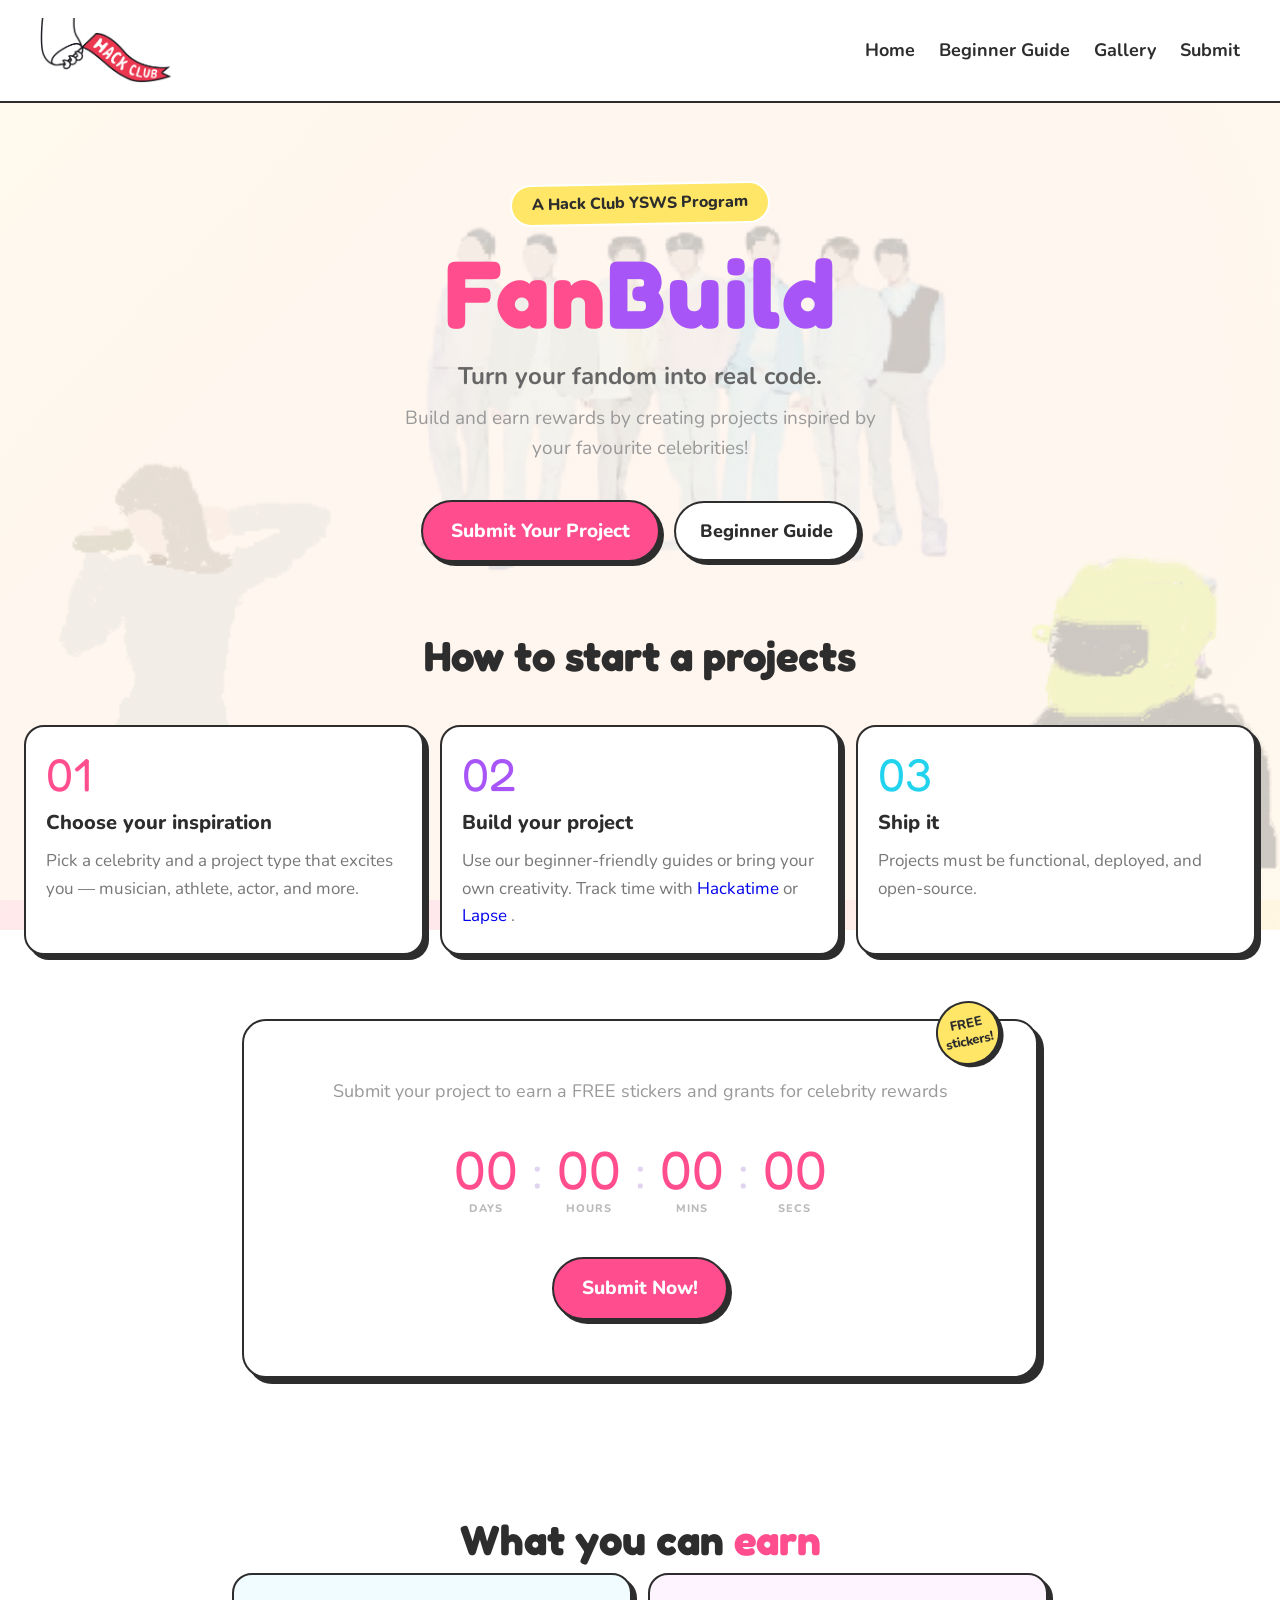
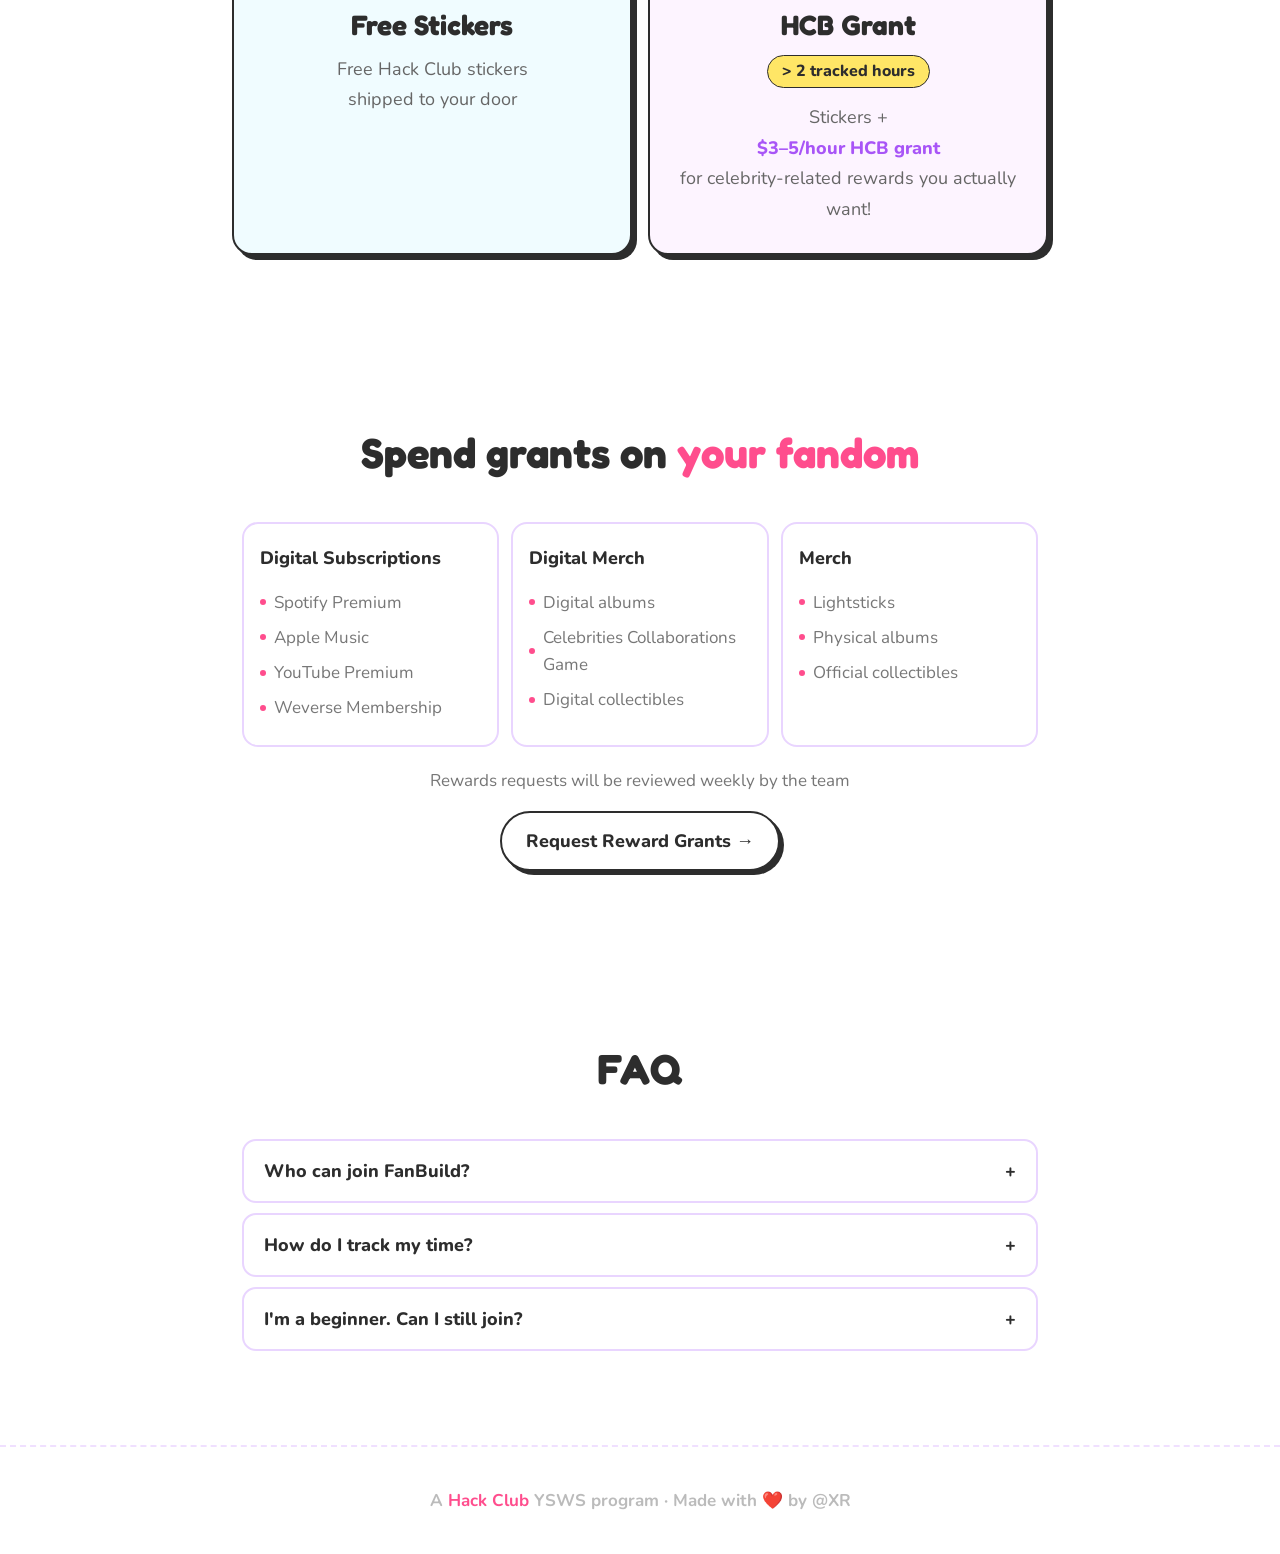
<file: index.html>
<!DOCTYPE html>
<html lang="en">
    <head>
        <meta charset="UTF-8">
        <meta name="viewport" content="width=device-width, initial-scale=1.0">
        <title>FanBuild — Turn your fandom into real code</title>
        <link rel="stylesheet" href="style.css">
        <link rel="preconnect" href="https://fonts.googleapis.com">
        <link rel="preconnect" href="https://fonts.gstatic.com" crossorigin>
        <link href="https://fonts.googleapis.com/css2?family=Fredoka+One&family=Nunito:wght@400;600;700;800&display=swap" rel="stylesheet">
    </head>
    
    <body>

        <nav>
            <div class="nav-logo"><img src="img/hackclub logo.png" alt="FanBuild Logo"></div>
            <div class="nav-links">
                <a href="index.html" class = "active">Home</a>
                <a href="">Beginner Guide</a>
                <a href="gallery.html">Gallery</a>
                <a href="#submit">Submit</a>
            </div>
        </nav>

        <section class="hero">
            <p class="badge">A Hack Club YSWS Program</p>
            <h1><span class = "pink">Fan</span><span class = "purple">Build</span></h1>
            <p class="tagline">Turn your fandom into real code.</p>
            <p class="sub">Build and earn rewards by creating projects inspired by your favourite celebrities!</p>
            <div class = "hero-btns">
                <a href="#submit" class="btn-main">Submit Your Project</a>
                <a href="" class="btn-outline">Beginner Guide</a>
            </div>
        </section>

        <section id="how-it-works">
            <div class = "sec-center">
                <h2 class = "sec-title">How to start a projects</h2>
            </div>

            <div class="steps">

                <div class="step">
                    <span class="step-num">01</span>
                    <h3>Choose your inspiration</h3>
                    <p>Pick a celebrity and a project type that excites you — musician, athlete, actor, and more.</p>
                </div>
                
                <div class="step">
                    <span class="step-num">02</span>
                    <h3>Build your project</h3>
                    <p>Use our beginner-friendly guides or bring your own creativity. Track time with <a href="https://hackatime.hackclub.com/" target="_blank" rel="noopener noreferrer">Hackatime</a> or <a href="https://lapse.hackclub.com/" target="_blank" rel="noopener noreferrer">Lapse</a> .</p>
                </div>

                <div class="step">
                    <span class="step-num">03</span>
                    <h3>Ship it</h3>
                    <p>Projects must be functional, deployed, and open-source.</p>
                </div>
            </div>
        </section>

        <section id="submit" class="sec">
            <div class = "submit">
                <div class="sticker">FREE<br>stickers!</div>
                <p>Submit your project to earn a FREE stickers and grants for celebrity rewards</p>
                      <div class="countdown">
                        <div class="cnt">
                            <span class="cnt-n" id="days">--</span>
                            <span class="cnt-l">Days</span>
                        </div>
                        <span class="cnt-sep">:</span>
                        <div class="cnt">
                            <span class="cnt-n" id="hours">--</span>
                            <span class="cnt-l">Hours</span>
                        </div>
                        <span class="cnt-sep">:</span>
                        <div class="cnt">
                            <span class="cnt-n" id="mins">--</span>
                            <span class="cnt-l">Mins</span>
                        </div>
                        <span class="cnt-sep">:</span>
                        <div class="cnt">
                            <span class="cnt-n" id="secs">--</span>
                            <span class="cnt-l">Secs</span>
                        </div>
                    </div>
                <a href="" class="btn-main">Submit Now!</a>
            </div>
        </section>

        <section id="prizes" class="sec">
            <div class = "sec-center">
                <h2 class="sec-title">What you can <span class="accent">earn</span></h2>
                <div class="prize-grid">
                    <div class="prize-card prize1">
                        <h3 class="prize-title">Free Stickers</h3>
                        <p class="prize-desc">Free Hack Club stickers<br>shipped to your door</p>
                    </div>
                    <div class="prize-card prize2">
                        <h3 class="prize-title">HCB Grant</h3>
                        <span class="prize-time">> 2 tracked hours</span>
                        <p class="prize-desc">Stickers + <br><strong>$3–5/hour HCB grant</strong><br> for celebrity-related rewards you actually want!</p>
                    </div>
                </div>
            </div>
        </section>

        <section class="sec">
            <div class="sec-center">
                <h2 class="sec-title">Spend grants on <span class="accent">your fandom</span></h2>
            </div>

            <div class="grants-grid">
                <div class="grant-card">
                    <h4>Digital Subscriptions</h4>
                    <ul>
                        <li>Spotify Premium</li>
                        <li>Apple Music</li>
                        <li>YouTube Premium</li>
                        <li>Weverse Membership</li>
                    </ul>
                </div>
                <div class="grant-card">
                    <h4>Digital Merch</h4>
                    <ul>
                        <li>Digital albums</li>
                        <li>Celebrities Collaborations Game</li>
                        <li>Digital collectibles</li>
                    </ul>
                </div>
                <div class="grant-card">
                    <h4>Merch</h4>
                    <ul>
                        <li>Lightsticks</li>
                        <li>Physical albums</li>
                        <li>Official collectibles</li>
                    </ul>
                </div>
            </div>

            <p class="grants-note">Rewards requests will be reviewed weekly by the team</p>
            <div class="sec-center" style="margin-top: 16px;">
                <a href="" class="btn-outline">Request Reward Grants →</a>
            </div>
        </section>
        
        <section id="faq" class ="sec">
            <div class="sec-center">
                <h2 class="sec-title">FAQ</h2>
            </div>
            <div class="faq-item">
                <button class="faq-q" onclick="toggleFaq(this)">
                    Who can join FanBuild?
                    <span class="faq-arrow">+</span>
                </button>
                <div class="faq-a">
                    Anyone aged 13–18 who enjoys building or learning to code.
                </div>
            </div>

            <div class="faq-item">
                <button class="faq-q" onclick="toggleFaq(this)">
                    How do I track my time?
                    <span class="faq-arrow">+</span>
                </button>
                <div class="faq-a">
                    Software projects → Hackatime. <br>Art in software can be tracked using Lapse and cannot exceed 30% of the project hours. <br> Hardware/design → Lapse. 
                </div>
            </div>

            <div class="faq-item">
                <button class="faq-q" onclick="toggleFaq(this)">
                    I'm a beginner. Can I still join?
                    <span class="faq-arrow">+</span>
                </button>
                <div class="faq-a">
                    Yes — FanBuild is designed for beginners! We provide guides and examples to help you start.
                </div>
            </div>

        </section>

        <footer>
            <p>A <a href="https://hackclub.com">Hack Club</a> YSWS program · Made with ❤️ by @XR</p>
        </footer>
        <script src="script.js"></script>
    </body>
</html>
</file>
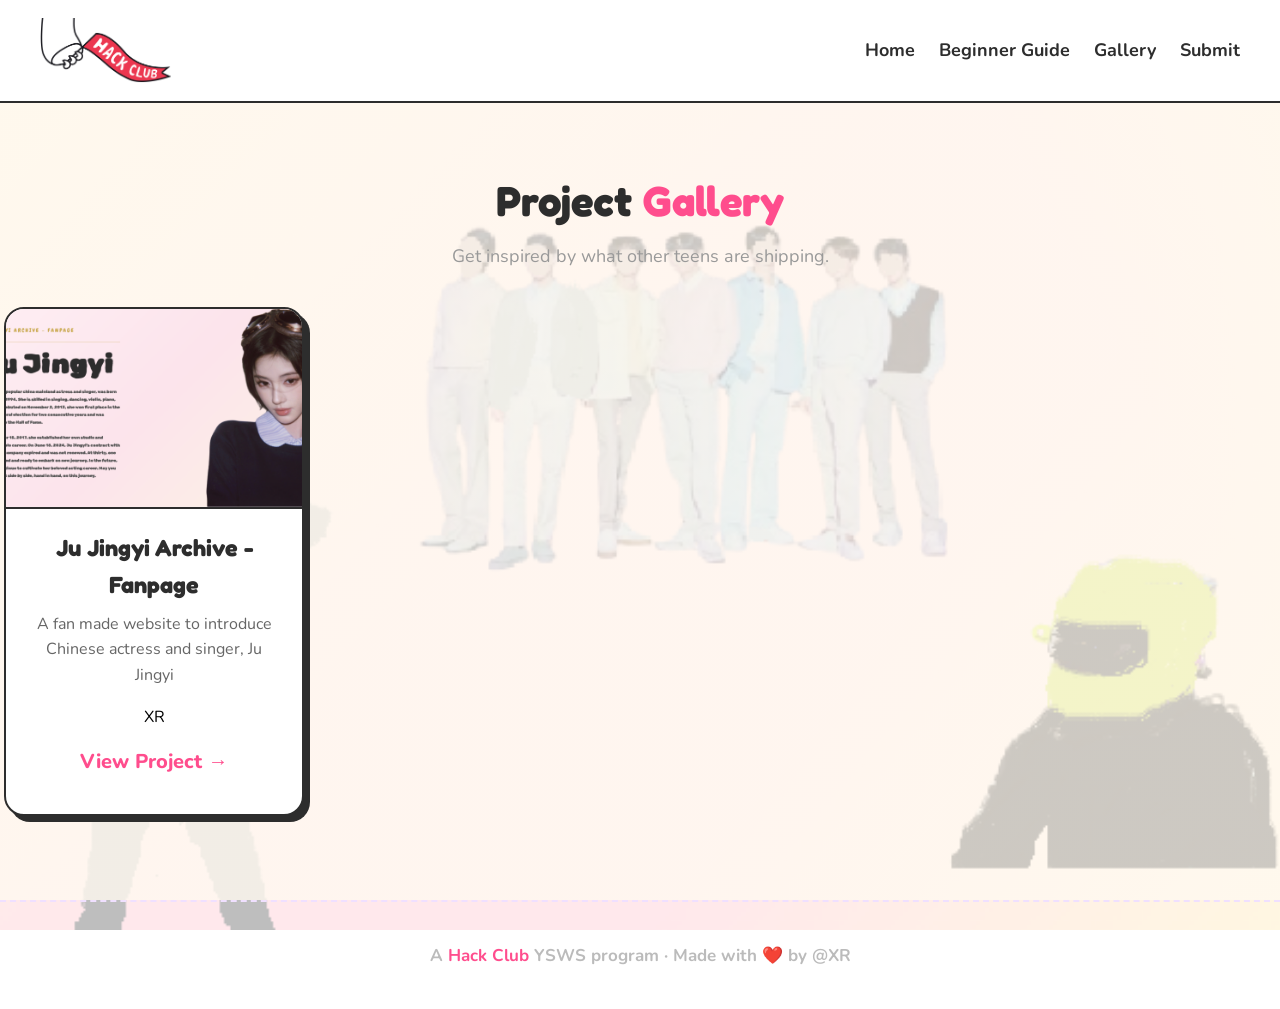
<file: gallery.html>
<!DOCTYPE html>
<html lang="en">
    <head>
        <meta charset="UTF-8">
        <meta name="viewport" content="width=device-width, initial-scale=1.0">
        <title>Gallery</title>
        <link rel="stylesheet" href="style.css">
        <link rel="preconnect" href="https://fonts.googleapis.com">
        <link rel="preconnect" href="https://fonts.gstatic.com" crossorigin>
        <link href="https://fonts.googleapis.com/css2?family=Fredoka+One&family=Nunito:wght@400;600;700;800&display=swap" rel="stylesheet">
    </head>
    <body>
        <nav>
            <div class="nav-logo"><img src="img/hackclub logo.png" alt="FanBuild Logo"></div>
            <div class="nav-links">
                <a href="index.html" class = "active">Home</a>
                <a href="">Beginner Guide</a>
                <a href="gallery.html">Gallery</a>
                <a href="index.html#submit">Submit</a>
            </div>
        </nav>

        <section class="sec">
            <div class="sec-center">
                <h2 class="sec-title">Project <span class="accent">Gallery</span></h2>
                <p class="sec-sub">Get inspired by what other teens are shipping.</p>
            </div>

            <div class="project-grid">
                <div class="project-card">
                    <div class="project-cover">
                        <img src="img/cover_gallery_1.png" alt="Project Cover">
                    </div>
                    <div class="project-info">
                        <h3>Ju Jingyi Archive - Fanpage</h3>
                        <p>A fan made website to introduce Chinese actress and singer, Ju Jingyi</p>
                        <p class = "name">XR</p>
                        <a href="https://dreamtraveller1314.github.io/Ju_Jingyi_Archive-Fanpage/" class="project-link">View Project →</a>
                    </div>
                </div>
            </div>
            
        </section>

        <footer>
            <p>A <a href="https://hackclub.com">Hack Club</a> YSWS program · Made with ❤️ by @XR</p>
        </footer>
    </body>
</html>
</file>
<file: style.css>
* {
  margin: 0;
  padding: 0;
  box-sizing: border-box;
}

body {
  background-image: linear-gradient(rgba(255, 249, 240, 0.8), rgba(255, 249, 240, 0.8)), url('img/background.png');
  background-attachment: fixed;
  background-size: cover;
  background-position: center;
  background-repeat: no-repeat;
  color: #2d2d2d;
  font-family: 'Nunito', Arial, sans-serif;
  font-size: 20px;
  line-height: 1.6;
}

.project-card, .step, .submit, .grant-card, .faq-item {
  background-color: #ffffff; 
}

a {
  text-decoration: none;
}

nav {
  display: flex;
  justify-content: space-between;
  align-items: center;
  padding: 18px 40px;
  background-color: #ffffff;
  border-bottom: 2.5px solid #2d2d2d;
  position: sticky;
  top: 0;
  z-index: 999;
  backdrop-filter: blur(5px);
}

.nav-logo {
  font-family: 'Fredoka One', cursive;
  font-size: 22px;
  color: #ff4d8d;
  letter-spacing: 1px;
}

.nav-links {
  display: flex;
  align-items: center;
  gap: 24px;
}

.nav-links a {
  font-size: 18px;
  font-weight: 700;
  color: #2d2d2d;
}

.nav-links a:hover {
  color: #ff4d8d;
}

.nav-submit {
  background-color: #ff4d8d;
  color: #ffffff;
  padding: 8px 20px;
  border-radius: 999px;
  font-size: 17px;
  font-weight: 800;
  border: 2px solid #2d2d2d;
  box-shadow: 3px 3px 0px #2d2d2d;
}

.btn-main {
  display: inline-block;
  background-color: #ff4d8d;
  color: #ffffff;
  padding: 14px 28px;
  border-radius: 999px;
  font-size: 19px;
  font-weight: 800;
  border: 2.5px solid #2d2d2d;
  box-shadow: 4px 4px 0px #2d2d2d;
  cursor: pointer;
  transition: transform 0.1s, box-shadow 0.1s;
}

.btn-main:hover {
  transform: translate(2px, 2px);
  box-shadow: 2px 2px 0px #2d2d2d;
}

.btn-outline {
  display: inline-block;
  background-color: #ffffff;
  color: #2d2d2d;
  padding: 14px 24px;
  border-radius: 999px;
  font-size: 18px;
  font-weight: 800;
  border: 2.5px solid #2d2d2d;
  box-shadow: 4px 4px 0px #2d2d2d;
  cursor: pointer;
  transition: transform 0.1s, box-shadow 0.1s;
}

.btn-outline:hover {
  transform: translate(2px, 2px);
  box-shadow: 2px 2px 0px #2d2d2d;
}

.sec {
  max-width: 860px;
  margin: 0 auto;
  padding: 64px 32px;
}

.sec-center {
  text-align: center;
  margin-bottom: 36px;
}

.sec-title {
  font-family: 'Fredoka One', cursive;
  font-size: 42px;
  color: #2d2d2d;
}

.sec-title .accent {
  color: #ff4d8d;
}

.sec-sub {
  font-size: 18px;
  color: #999999;
  margin-top: 8px;
}

.hero {
  text-align: center;
  padding: 80px 32px 60px;
  max-width: 860px;
  margin: 0 auto;
  position: relative;
}

.badge {
  display: inline-block;
  background-color: #ffe666;
  border: 2px solid #ffffff;
  border-radius: 999px;
  padding: 6px 20px;
  font-size: 16px;
  font-weight: 800;
  color: #2d2d2d;
  margin-bottom: 20px;
  transform: rotate(-1deg);
}

.hero h1 {
  font-family: 'Fredoka One', cursive;
  font-size: clamp(64px, 14vw, 96px);
  line-height: 1;
  letter-spacing: 2px;
  margin-bottom: 16px;
}

.hero h1 .pink   { color: #ff4d8d; }
.hero h1 .purple { color: #a855f7; }

.hero .tagline {
  font-size: 24px;
  font-weight: 700;
  color: #666666;
  margin-bottom: 8px;
}

.hero .sub {
  font-size: 19px;
  color: #999999;
  max-width: 480px;
  margin: 0 auto 36px auto;
}

.hero-btns {
  display: flex;
  justify-content: center;
  align-items: center;
  gap: 14px;
  flex-wrap: wrap;
}

.steps {
  display: grid;
  place-content: center;
  grid-template-columns: 400px 400px 400px;
  gap: 16px;
}

.step {
  background-color: #ffffff;
  border: 2.5px solid #2d2d2d;
  border-radius: 20px;
  padding: 24px 20px;
  box-shadow: 5px 5px 0px #2d2d2d;
  position: relative;
  overflow: hidden;
}

.step:nth-child(1) .step-corner { background-color: #ff4d8d; }
.step:nth-child(2) .step-corner { background-color: #a855f7; }
.step:nth-child(3) .step-corner { background-color: #22d3ee; }

.step-num {
  display: block;
  font-family: 'Fredoka One', cursive;
  font-size: 46px;
  line-height: 1;
  margin-bottom: 10px;
}

.step:nth-child(1) .step-num { color: #ff4d8d; }
.step:nth-child(2) .step-num { color: #a855f7; }
.step:nth-child(3) .step-num { color: #22d3ee; }

.step h3 {
  font-size: 20px;
  font-weight: 800;
  color: #2d2d2d;
  margin-bottom: 8px;
}

.step p {
  font-size: 17px;
  color: #777777;
  line-height: 1.6;
}

.submit {
  background-color: #ffffff;
  border: 2.5px solid #2d2d2d;
  border-radius: 24px;
  padding: 56px 40px;
  text-align: center;
  box-shadow: 6px 6px 0px #2d2d2d;
  position: relative;
}

.submit p {
  font-size: 18px;
  color: #999999;
  margin-bottom: 36px;
}

.sticker {
  position: absolute;
  top: -20px;
  right: 36px;
  background-color: #ffe666;
  border: 2.5px solid #2d2d2d;
  border-radius: 50%;
  width: 64px;
  height: 64px;
  display: flex;
  align-items: center;
  justify-content: center;
  font-size: 13px;
  font-weight: 800;
  text-align: center;
  line-height: 1.3;
  transform: rotate(-12deg);
  box-shadow: 3px 3px 0px #2d2d2d;
}

.prize-grid {
  display: grid;
  place-content: center;
  grid-template-columns: 400px 400px;
  gap: 16px;
}

.prize-card {
  border: 2.5px solid #2d2d2d;
  border-radius: 20px;
  padding: 28px 24px;
  box-shadow: 5px 5px 0px #2d2d2d;
}

.prize-card.prize1 { background-color: #f0fcff; }
.prize-card.prize2 { background-color: #fdf4ff; }

.prize-title {
  font-family: 'Fredoka One', cursive;
  font-size: 28px;
  color: #2d2d2d;
  margin-bottom: 6px;
}

.prize-time {
  display: inline-block;
  font-size: 16px;
  font-weight: 800;
  background-color: #ffe666;
  border: 1.5px solid #2d2d2d;
  border-radius: 999px;
  padding: 3px 14px;
  margin-bottom: 14px;
  color: #2d2d2d;
}

.prize-desc {
  font-size: 18px;
  color: #666666;
  line-height: 1.7;
}

.prize-desc strong {
  color: #a855f7;
  font-weight: 800;
}

.faq-item {
  background-color: #ffffff;
  border: 2px solid #e9d5ff;
  border-radius: 14px;
  margin-bottom: 10px;
  overflow: hidden;
}

.faq-q {
  width: 100%;
  text-align: left;
  background: none;
  border: none;
  padding: 18px 20px;
  font-family: 'Nunito', Arial, sans-serif;
  font-size: 18px;
  font-weight: 800;
  color: #2d2d2d;
  cursor: pointer;
  display: flex;
  justify-content: space-between;
  align-items: center;
  gap: 12px;
}

.faq-plus {
  width: 26px;
  height: 26px;
  border-radius: 50%;
  background-color: #f3e8ff;
  border: 2px solid #2d2d2d;
  display: flex;
  align-items: center;
  justify-content: center;
  font-size: 22px;
  font-weight: 800;
  color: #a855f7;
  flex-shrink: 0;
  transition: transform 0.2s;
}

.faq-plus.open {
  transform: rotate(45deg);
}

.faq-a {
  font-size: 17px;
  color: #777777;
  line-height: 1.8;
  padding: 0 20px 18px 20px;
  display: none;
}

.faq-a.open {
  display: block;
}

footer {
  text-align: center;
  padding: 40px 32px;
  border-top: 2.5px dashed #f0e0ff;
  margin-top: 20px;
}

footer p {
  font-size: 17px;
  color: #bbbbbb;
  font-weight: 700;
}

footer a {
  color: #ff4d8d;
}

.grants-grid {
  display: grid;
  grid-template-columns: repeat(3, 1fr);
  gap: 12px;
  margin-top: 8px;
}

.grant-card {
  background-color: #ffffff;
  border: 2px solid #e9d5ff;
  border-radius: 16px;
  padding: 20px 16px;
}

.grant-card h4 {
  font-size: 18px;
  font-weight: 800;
  color: #2d2d2d;
  margin-bottom: 12px;
}

.grant-card ul {
  list-style: none;
}

.grant-card li {
  font-size: 17px;
  color: #777777;
  padding: 4px 0;
  display: flex;
  align-items: center;
  gap: 8px;
}

.grant-card li::before {
  content: '';
  width: 6px;
  height: 6px;
  border-radius: 50%;
  background-color: #ff4d8d;
  flex-shrink: 0;
}

.grants-note {
  text-align: center;
  font-size: 17px;
  color: #767676;
  margin-top: 20px;
}

.nav-logo img {
  height: 65px;
  width: auto; 
  display: block;
}

.project-grid {
  display: grid;
  grid-template-columns: 300px 300px 300px 300px;
  gap: 24px;
  place-content: center;
  margin: 0 auto;
}

.project-card {
  background: white;
  border: 2.5px solid #2d2d2d;
  border-radius: 20px;
  overflow: hidden;
  box-shadow: 6px 6px 0px #2d2d2d;
  transition: transform 0.2s;
  display: flex;
  flex-direction: column;
  text-align: center;
}

.project-card:hover {
  transform: translateY(-4px);
}

.project-cover {
  position: relative;
  height: 200px;
  border-bottom: 2.5px solid #2d2d2d;
}

.project-cover img {
  width: 100%;
  height: 100%;
  object-fit: cover;
}

.project-info {
  padding: 20px;
  align-items: center;
  margin-bottom: 16px;
}

.project-info h3 {
  margin-bottom: 8px;
  font-family: 'Fredoka One', cursive;
}

.project-info p {
  font-size: 16px;
  color: #666;
  margin-bottom: 16px;
}

.project-info .name {
  font-size: 16px;
  color: #000000;
  margin-bottom: 16px;
}

.project-link {
  font-weight: 800;
  color: #ff4d8d;
  margin-bottom: 16px;
}

.countdown {
  display: flex;
  justify-content: center;
  align-items: flex-start;
  gap: 14px;
  margin-bottom: 40px;
}

.cnt {
  display: flex;
  flex-direction: column;
  align-items: center;
}

.cnt-n {
  font-family: 'Fredoka One', cursive;
  font-size: 54px;
  color: #ff4d8d;
  line-height: 1;
}

.cnt-l {
  font-size: 11px;
  font-weight: 800;
  text-transform: uppercase;
  letter-spacing: 1px;
  color: #bbbbbb;
  margin-top: 4px;
}

.cnt-sep {
  font-family: 'Fredoka One', cursive;
  font-size: 48px;
  color: #e0d4f0;
  line-height: 1;
  padding-top: 4px;
}
</file>
